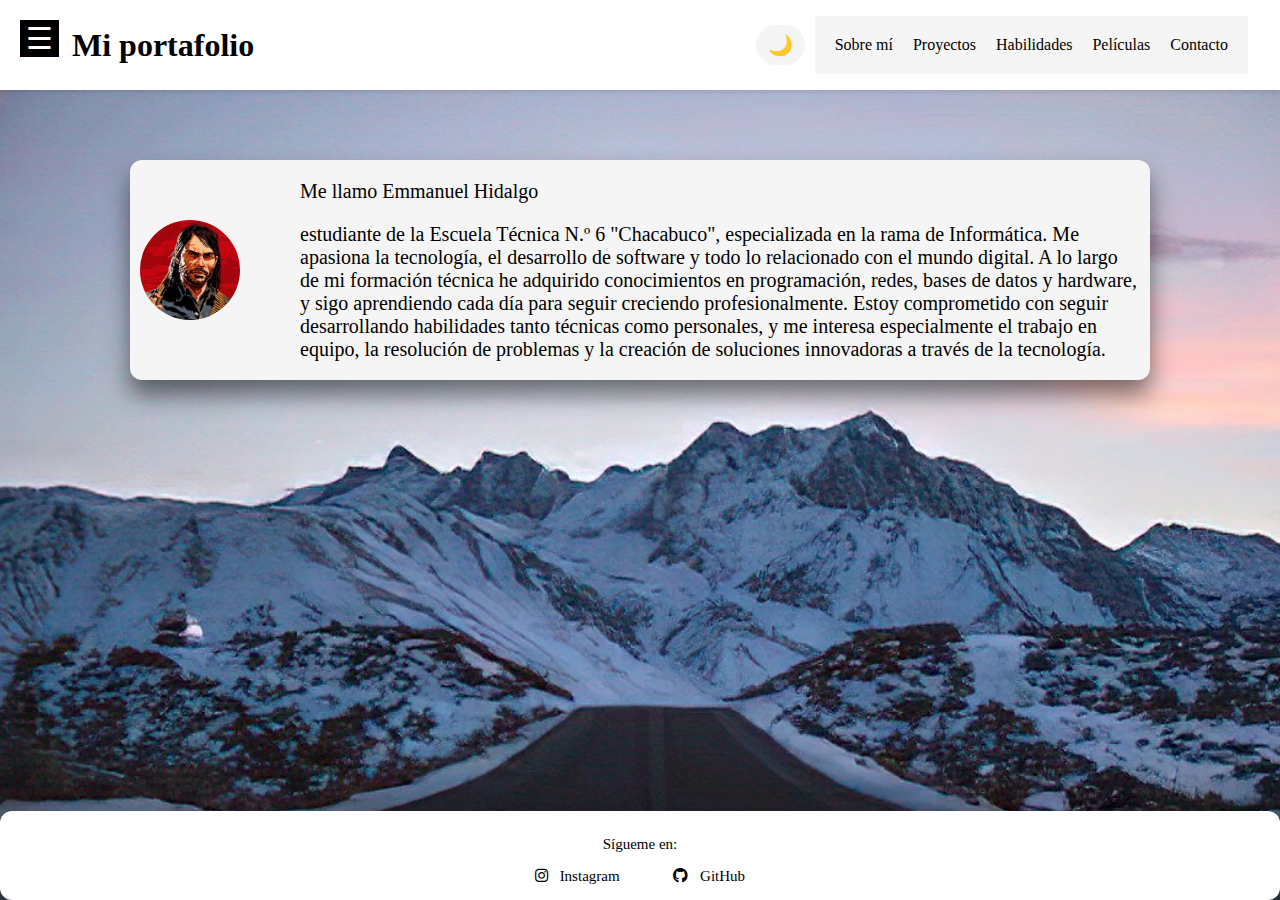
<file: index.html>
<!DOCTYPE html>
<html lang="es">
<head>
  <meta charset="UTF-8">
  <meta name="viewport" content="width=device-width, initial-scale=1.0">
  <link rel="stylesheet" href="https://cdnjs.cloudflare.com/ajax/libs/font-awesome/6.5.0/css/all.min.css">
  <link rel="stylesheet" href="style/style.css">
  <title>Sobre mí</title>
</head>
<body>
  
  <!-- Barra lateral -->
  <aside class="sidebar">
    <img src="images/john.jpg" alt="logo" class="imagen-circular">
    <h3>Hidalgo Emmanuel Leandro</h3>
    <p><strong>Carrera:</strong> Técnico</p>
    <p><strong>Antigüedad:</strong> 1 año</p>
    <p><strong>Edad:</strong> 18 años</p>
    <p><strong>Inglés:</strong> Intermedio bajo</p>
  </aside>

  <header>
    <div class="texto">
      <h1>Mi portafolio</h1>
    </div>
    <button id="modo-toggle" class="modo-toggle">🌙</button>
      <nav>
    <div class="menu-rectangulo">
      <ul class="menu-botones">
          <li><a href="index.html" class="glitch-button">Sobre mí</a></li>
          <li><a href="html/proyectos.html" class="glitch-button">Proyectos</a></li>
          <li><a href="html/Habilidades.html" class="glitch-button">Habilidades</a></li>
          <li><a href="html/Peliculas.html" class="glitch-button">Películas</a></li>
          <li><a href="html/Contacto.html" class="glitch-button">Contacto</a></li>
      </ul>

    </div>
  </nav>
  </header>

  <!-- Botón para mostrar el menú lateral -->
  <button class="menu-toggle" onclick="toggleMenu()">☰</button>

  <!-- Menú de navegación -->



  <!-- Contenido principal --> 
  <div class="container">
    <div class="yo-contenedor">
      <img src="images/john.jpg" alt="Mi foto">    
        <ul>
          <p>Me llamo Emmanuel Hidalgo</p>
          <p>estudiante de la Escuela Técnica N.º 6 "Chacabuco", especializada en la rama de Informática. Me apasiona la tecnología, el desarrollo de software y todo lo relacionado con el mundo digital. A lo largo de mi formación técnica he adquirido conocimientos en programación, redes, bases de datos y hardware, y sigo aprendiendo cada día para seguir creciendo profesionalmente. Estoy comprometido con seguir desarrollando habilidades tanto técnicas como personales, y me interesa especialmente el trabajo en equipo, la resolución de problemas y la creación de soluciones innovadoras a través de la tecnología.</p>
        </ul>
     </div>
  </div>

<script>
  const toggleButton = document.getElementById('modo-toggle');
  const body = document.body;

  // Al cargar la página, aplicá el modo guardado
  if (localStorage.getItem('modo') === 'oscuro') {
    body.classList.add('dark-mode');
    if (toggleButton) toggleButton.textContent = '☀️';
  }

  // Cambiar modo al hacer clic
  if (toggleButton) {
    toggleButton.addEventListener('click', () => {
      body.classList.toggle('dark-mode');

      const modoActual = body.classList.contains('dark-mode') ? 'oscuro' : 'claro';
      localStorage.setItem('modo', modoActual);

      toggleButton.textContent = modoActual === 'oscuro' ? '☀️' : '🌙';
    });
  }
</script>

</body>
<footer class="footer">
  <p>Sígueme en:</p>
  <a href="https://www.instagram.com/leomessi/"que target="_blank">
    <i class="fab fa-instagram"></i> Instagram
  </a>
  <a href="https://github.com/tu_usuario" target="_blank">
    <i class="fab fa-github"></i> GitHub
  </a>
</footer>

  <!-- Script para mostrar/ocultar la barra lateral -->
  <script>
    function toggleMenu() {
      const sidebar = document.querySelector('.sidebar');
      sidebar.classList.toggle('show');
    }
  </script>

</html>
</file>
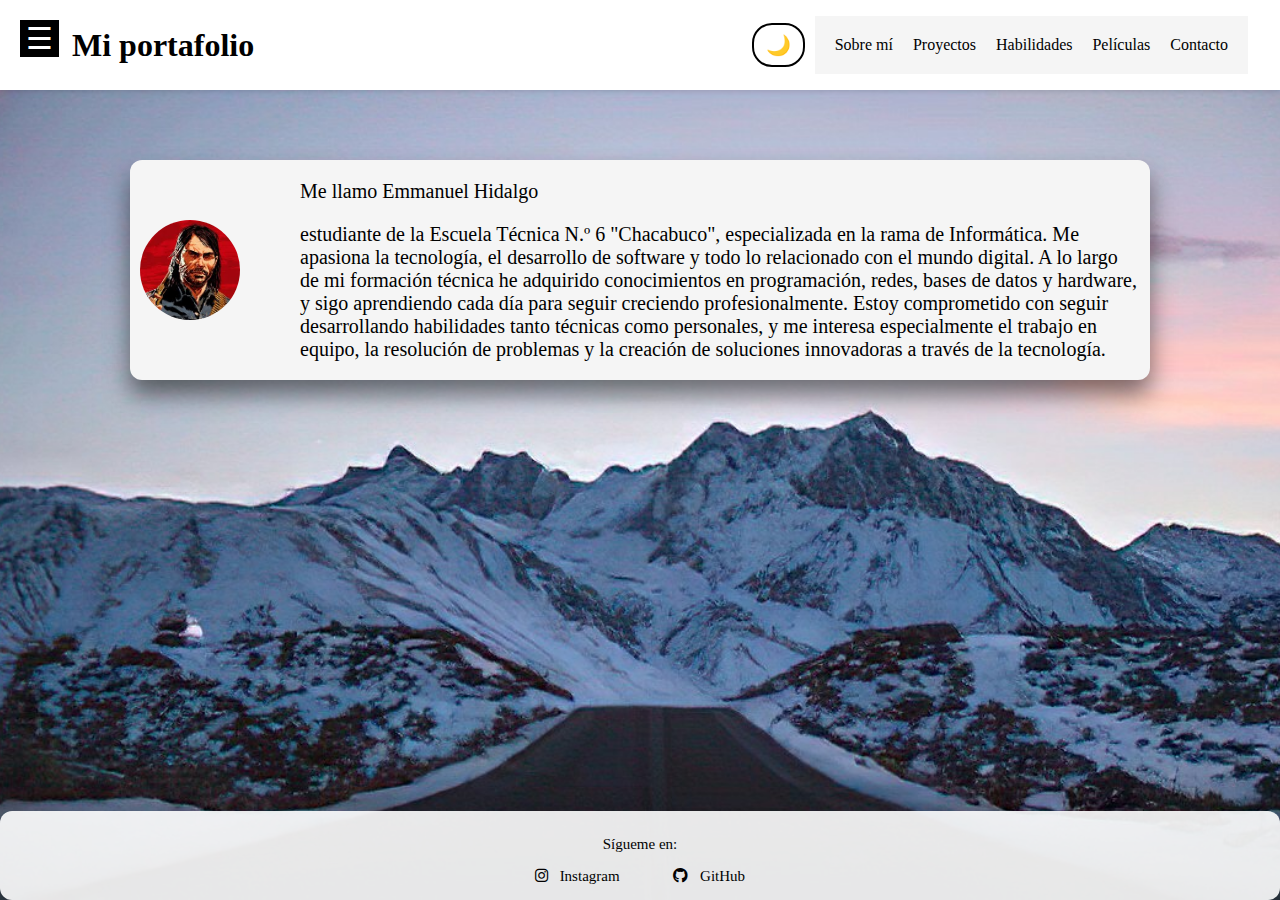
<file: html/html/index.html>
<!DOCTYPE html>
<html lang="es">
<head>
  <meta charset="UTF-8">
  <meta name="viewport" content="width=device-width, initial-scale=1.0">
  <link rel="stylesheet" href="https://cdnjs.cloudflare.com/ajax/libs/font-awesome/6.5.0/css/all.min.css">
  <link rel="stylesheet" href="style.css">
  <title>Sobre mí</title>
</head>
<body>
  <header>
    <div class="texto">
      <h1>Mi portafolio</h1>
    </div>
    <button id="modo-toggle" class="modo-toggle">🌙</button>
      <nav>
    <div class="menu-rectangulo">
      <ul class="menu-botones">
        <li><a href="index.html" class="glitch-button" data-text="Sobre mí">Sobre mí</a></li>
        <li><a href="Proyectos.html" class="glitch-button" data-text="Proyectos">Proyectos</a></li>
        <li><a href="Habilidades.html" class="glitch-button" data-text="Habilidades">Habilidades</a></li>
        <li><a href="Peliculas.html" class="glitch-button" data-text="Películas">Películas</a></li>
        <li><a href="Contacto.html" class="glitch-button" data-text="Contacto">Contacto</a></li>
      </ul>
    </div>
  </nav>
  </header>

  <!-- Botón para mostrar el menú lateral -->
  <button class="menu-toggle" onclick="toggleMenu()">☰</button>

  <!-- Menú de navegación -->


  <!-- Barra lateral -->
  <aside class="sidebar">
    <img src="john.jpg" alt="logo" class="imagen-circular">
    <h3>Hidalgo Emmanuel Leandro</h3>
    <p><strong>Carrera:</strong> Técnico</p>
    <p><strong>Antigüedad:</strong> 1 año</p>
    <p><strong>Edad:</strong> 18 años</p>
    <p><strong>Inglés:</strong> Intermedio bajo</p>
  </aside>

  <!-- Contenido principal -->
  <div class="container">
    <div class="yo-contenedor">
      <img src="john.jpg" alt="Mi foto">    
        <ul>
          <p>Me llamo Emmanuel Hidalgo</p>
          <p>estudiante de la Escuela Técnica N.º 6 "Chacabuco", especializada en la rama de Informática. Me apasiona la tecnología, el desarrollo de software y todo lo relacionado con el mundo digital. A lo largo de mi formación técnica he adquirido conocimientos en programación, redes, bases de datos y hardware, y sigo aprendiendo cada día para seguir creciendo profesionalmente. Estoy comprometido con seguir desarrollando habilidades tanto técnicas como personales, y me interesa especialmente el trabajo en equipo, la resolución de problemas y la creación de soluciones innovadoras a través de la tecnología.</p>
        </ul>
     </div>
  </div>
  <script>
    const toggleButton = document.getElementById('modo-toggle');
    const body = document.body;

    toggleButton.addEventListener('click', () => {
      body.classList.toggle('dark-mode');

      // Cambiar el ícono del botón
      if (body.classList.contains('dark-mode')) {
        toggleButton.textContent = '☀️'; // Icono sol
      } else {
        toggleButton.textContent = '🌙'; // Icono luna
      }
    });
  </script>

</body>
  <footer class="footer">
    <p>Sígueme en:</p>
    <a href="https://www.instagram.com/leomessi/"que target="_blank">
      <i class="fab fa-instagram"></i> Instagram
    </a>
    <a href="https://github.com/tu_usuario" target="_blank">
      <i class="fab fa-github"></i> GitHub
    </a>
  </footer>

  <!-- Script para mostrar/ocultar la barra lateral -->
  <script>
    function toggleMenu() {
      const sidebar = document.querySelector('.sidebar');
      sidebar.classList.toggle('show');
    }
  </script>

</html>
</file>
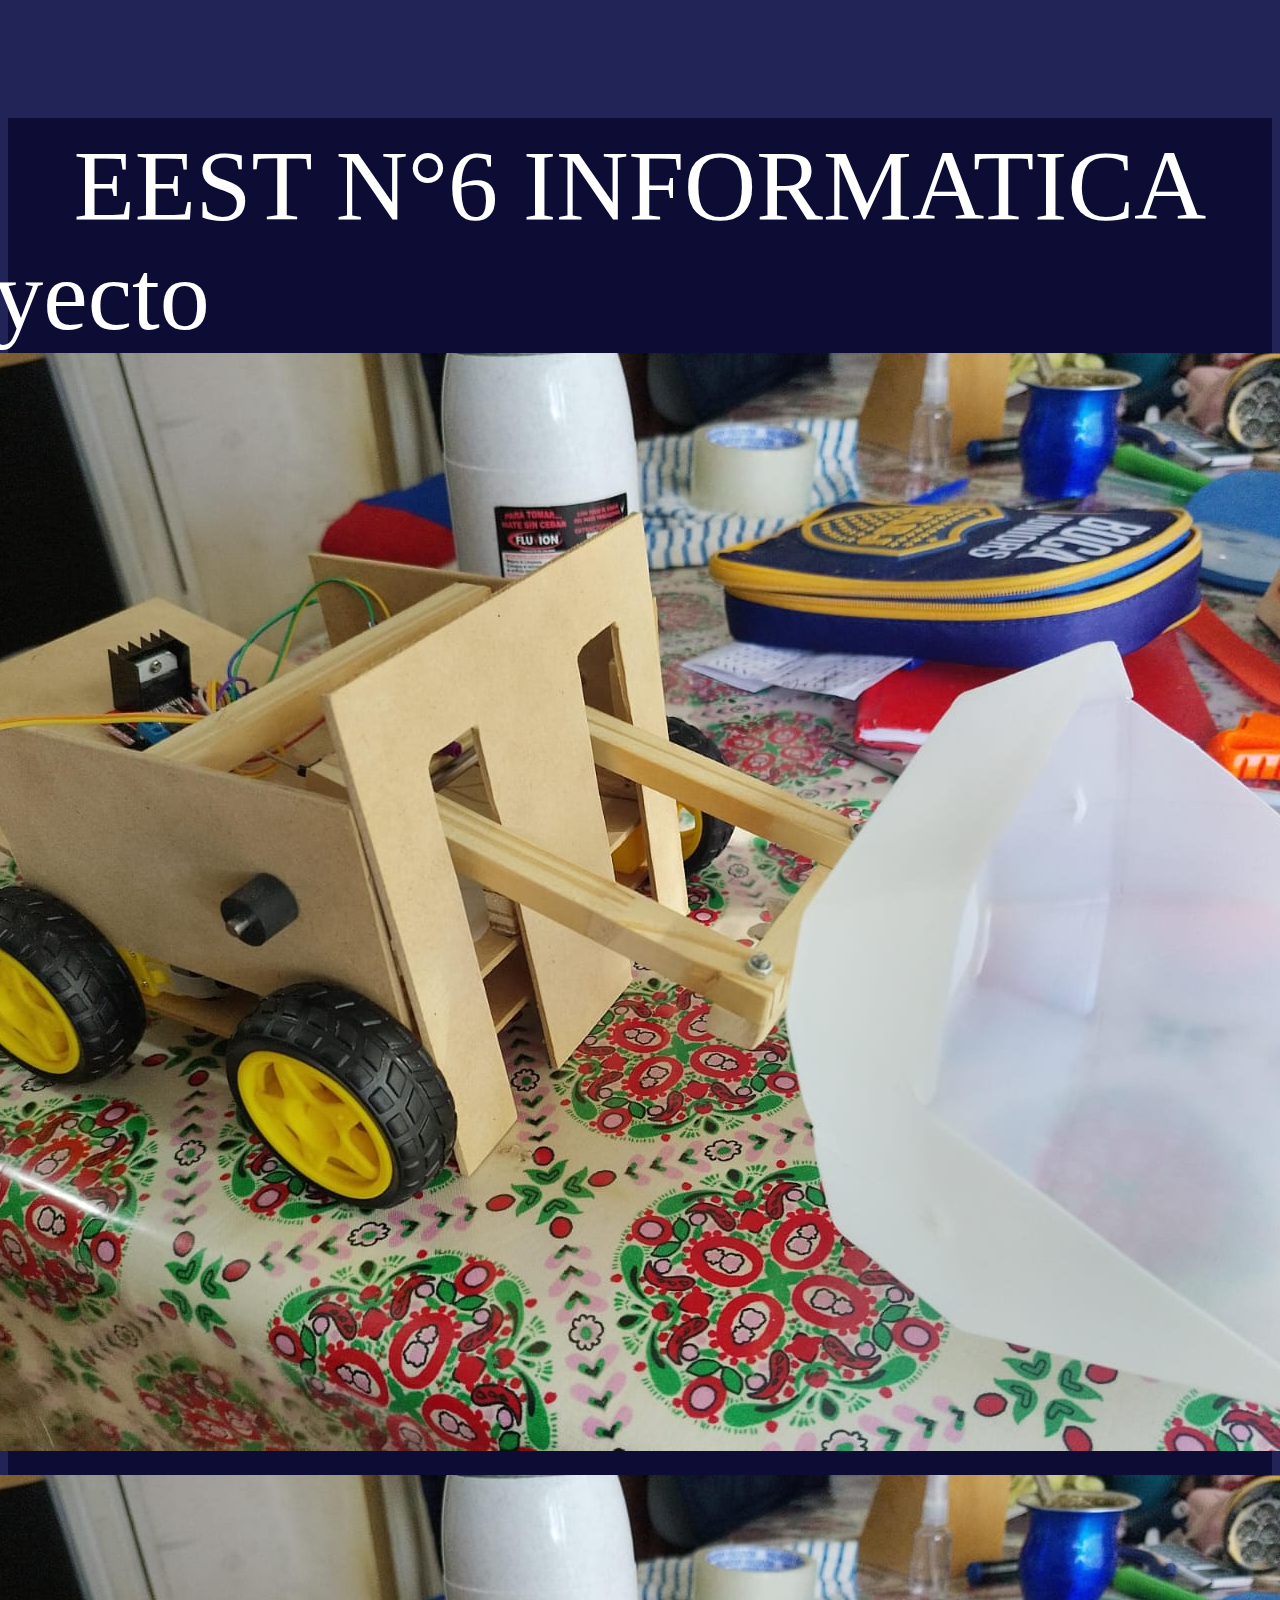
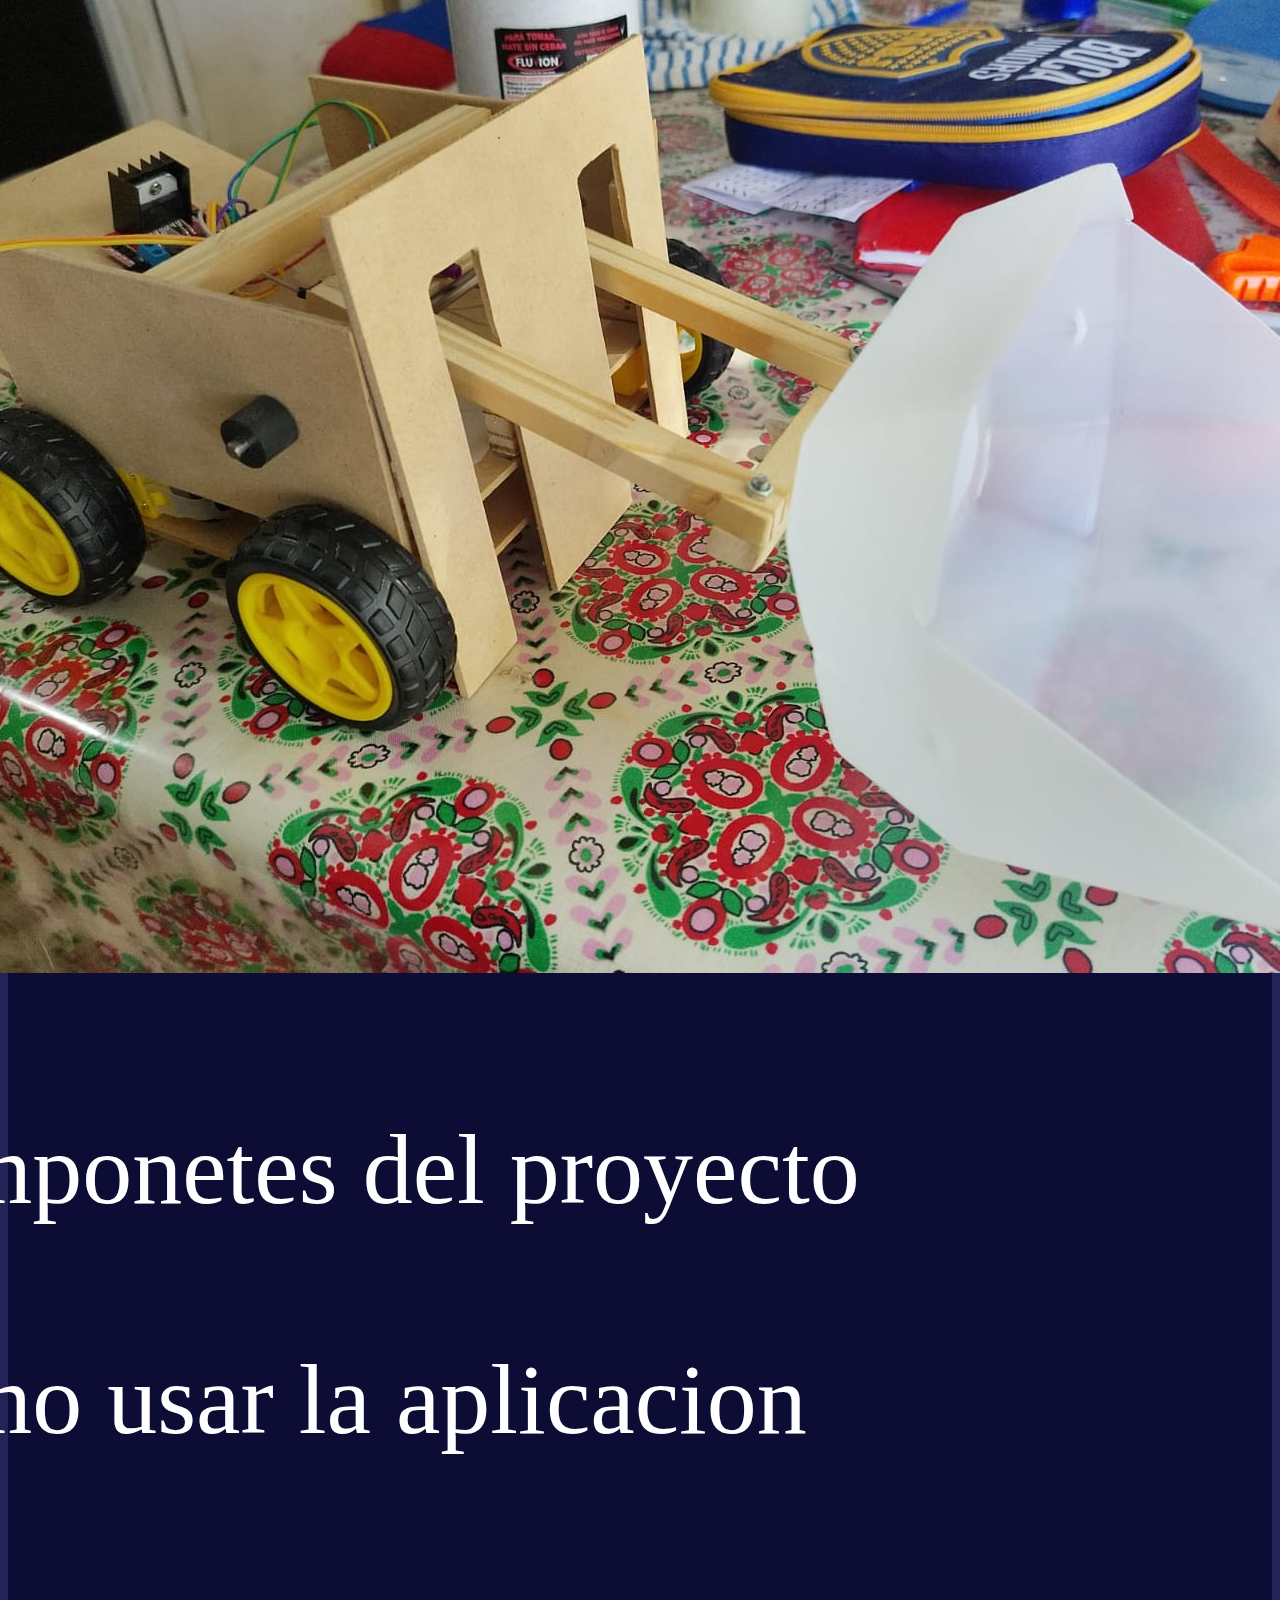
<file: html/proyercto/html/index.html>
<!DOCTYPE html>
<html lang="es">
<head>
    <meta charset="UTF-8">
    <meta name="viewport" content="width=, initial-scale=1.0">
    <link rel="stylesheet" href="style.css">
</head>
<body>
    <div class="titulo">
        <p>EEST N°6 INFORMATICA</p>
    </div>


        
        <div class="contenedor">
            <div class="contenido-barra">
                <nav>
                    <ul class="menu">
                    <li>proyecto<br class="imagenes1">
                    
                    <li><img src="pro1.jpg" class="imagen"></li>
                    <li><img src="pro1.jpg" class="imagen"></li>

                    </br></li>
                    <li>componetes del proyecto<br></br></li>
                    <li>como usar la aplicacion<br></br></li>
            </div>  
        </div>    

</body>
</html>
</file>
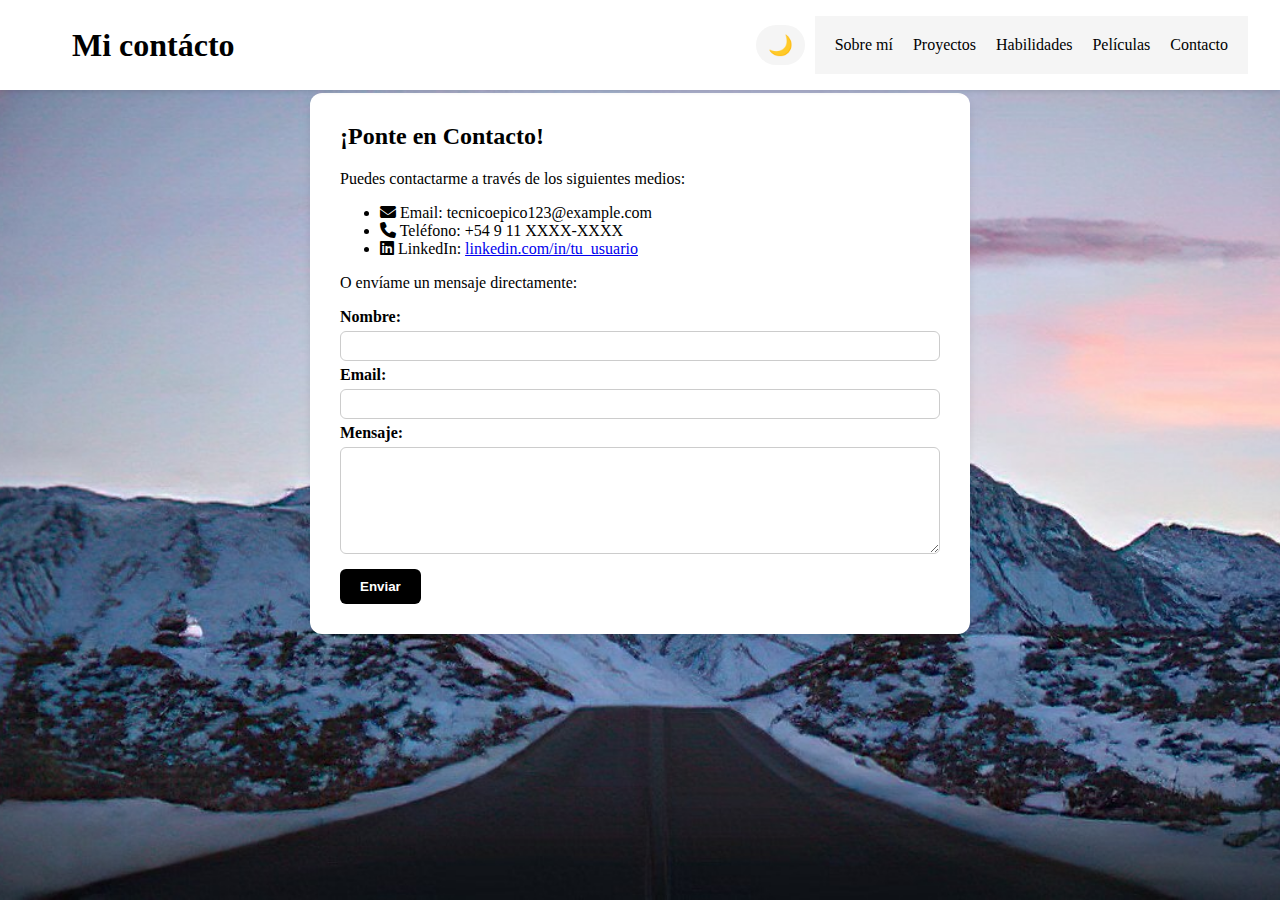
<file: html/contacto.html>
<!DOCTYPE html>
<html lang="es">
<head>
  <meta charset="UTF-8">
  <meta name="viewport" content="width=device-width, initial-scale=1.0">
  <link rel="stylesheet" href="https://cdnjs.cloudflare.com/ajax/libs/font-awesome/6.5.0/css/all.min.css">
  <link rel="stylesheet" href="../style/stylecon.css">
  <title>Contacto</title>
</head>
<body>
  <header>
    <div class="texto">
      <h1>Mi contácto</h1>
    </div>
    <button id="modo-toggle" class="modo-toggle">🌙</button>
    <nav>
      <div class="menu-rectangulo">
      <ul class="menu-botones">
          <li><a href="../index.html" class="glitch-button">Sobre mí</a></li>
          <li><a href="Proyectos.html" class="glitch-button">Proyectos</a></li>
          <li><a href="Habilidades.html" class="glitch-button">Habilidades</a></li>
          <li><a href="Peliculas.html" class="glitch-button">Películas</a></li>
          <li><a href="Contacto.html" class="glitch-button">Contacto</a></li>
      </ul>

      </div>
    </nav>
  </header>

  <div class="container">
    <div class="yo-contenedor">
      <h2>¡Ponte en Contacto!</h2>
      <p>Puedes contactarme a través de los siguientes medios:</p>
      <ul>
        <li><i class="fas fa-envelope"></i> Email: tecnicoepico123@example.com</li>
        <li><i class="fas fa-phone"></i> Teléfono: +54 9 11 XXXX-XXXX</li>
        <li><i class="fab fa-linkedin"></i> LinkedIn: <a href="https://www.linkedin.com/in/tu_usuario" target="_blank">linkedin.com/in/tu_usuario</a></li>
      </ul>
      <p>O envíame un mensaje directamente:</p>
      <form action="#" method="POST">
        <div class="form-group">
          <label for="nombre">Nombre:</label>
          <input type="text" id="nombre" name="nombre" required>
        </div>
        <div class="form-group">
          <label for="email">Email:</label>
          <input type="email" id="email" name="email" required>
        </div>
        <div class="form-group">
          <label for="mensaje">Mensaje:</label>
          <textarea id="mensaje" name="mensaje" rows="5" required></textarea>
        </div>
        <button type="submit" class="glitch-button" data-text="Enviar">Enviar</button>
      </form>
    </div>
  </div>
<script>
  const toggleButton = document.getElementById('modo-toggle');
  const body = document.body;

  // Al cargar la página, aplicá el modo guardado
  if (localStorage.getItem('modo') === 'oscuro') {
    body.classList.add('dark-mode');
    if (toggleButton) toggleButton.textContent = '☀️';
  }

  // Cambiar modo al hacer clic
  if (toggleButton) {
    toggleButton.addEventListener('click', () => {
      body.classList.toggle('dark-mode');

      const modoActual = body.classList.contains('dark-mode') ? 'oscuro' : 'claro';
      localStorage.setItem('modo', modoActual);

      toggleButton.textContent = modoActual === 'oscuro' ? '☀️' : '🌙';
    });
  }
</script>

</body>
</html>
</file>
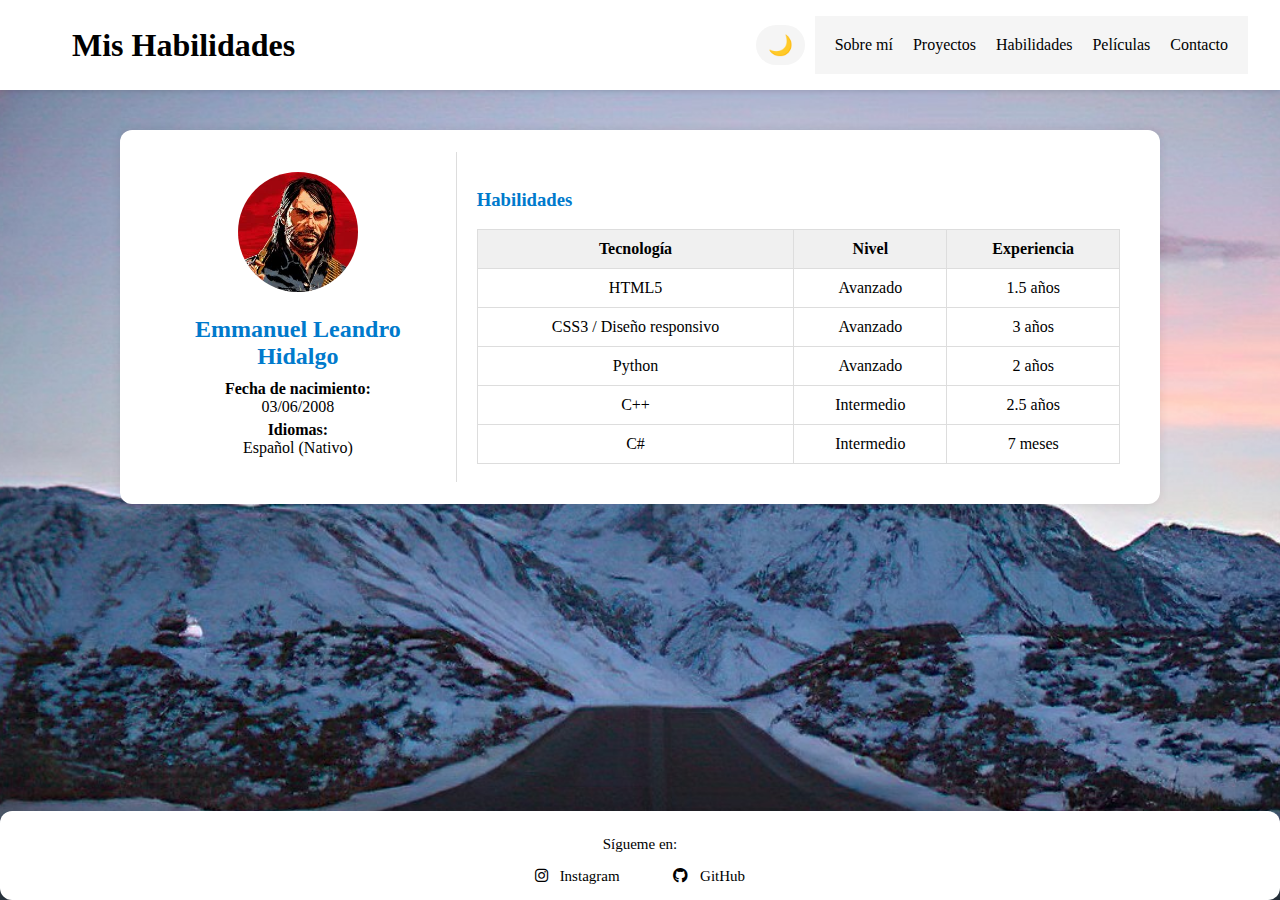
<file: html/habilidades.html>
<!DOCTYPE html>
<html lang="es">
<head>
  <meta charset="UTF-8" />
  <meta name="viewport" content="width=device-width, initial-scale=1.0" />
  <title>Mi Portafolio Personal</title>
  <link rel="stylesheet" href="../style/stylehabi.css">

  <link rel="stylesheet" href="https://cdnjs.cloudflare.com/ajax/libs/font-awesome/6.5.0/css/all.min.css">
</head>

<body>
  <header>
    <div class="texto">
      <h1>Mis Habilidades</h1>
    </div>
    <button id="modo-toggle" class="modo-toggle">🌙</button>
    <nav>
      <div class="menu-rectangulo">
        <ul class="menu-botones">
        <li><a href="../index.html" class="glitch-button" data-text="Sobre mí">Sobre mí</a></li>
        <li><a href="Proyectos.html" class="glitch-button" data-text="Proyectos">Proyectos</a></li>
        <li><a href="Habilidades.html" class="glitch-button" data-text="Habilidades">Habilidades</a></li>
        <li><a href="Peliculas.html" class="glitch-button" data-text="Películas">Películas</a></li>
        <li><a href="Contacto.html" class="glitch-button" data-text="Contacto">Contacto</a></li>
     </ul>
      </div>
    </nav>
  </header>

  <main>
    <div class="container">
      <div class="perfil">
        <img src="john.jpg" alt="Foto de perfil" />
        <h2>Emmanuel Leandro Hidalgo</h2>
        <p><strong>Fecha de nacimiento:</strong><br>03/06/2008</p>
        <p><strong>Idiomas:</strong><br>Español (Nativo)</p>
      </div>

      <div class="habilidades">
        <h3>Habilidades</h3>
        <table>
          <tr>
            <th>Tecnología</th>
            <th>Nivel</th>
            <th>Experiencia</th>
          </tr>
          <tr>
            <td>HTML5</td>
            <td>Avanzado</td>
            <td>1.5 años</td>
          </tr>
          <tr>
            <td>CSS3 / Diseño responsivo</td>
            <td>Avanzado</td>
            <td>3 años</td>
          </tr>
          <tr>
            <td>Python</td>
            <td>Avanzado</td>
            <td>2 años</td>
          </tr>
          <tr>
            <td>C++</td>
            <td>Intermedio</td>
            <td>2.5 años</td>
          </tr>
          <tr>
            <td>C#</td>
            <td>Intermedio</td>
            <td>7 meses</td>
          </tr>
        </table>
      </div>
    </div>
  </main>

<script>
  const toggleButton = document.getElementById('modo-toggle');
  const body = document.body;

  // Al cargar la página, aplicá el modo guardado
  if (localStorage.getItem('modo') === 'oscuro') {
    body.classList.add('dark-mode');
    if (toggleButton) toggleButton.textContent = '☀️';
  }

  // Cambiar modo al hacer clic
  if (toggleButton) {
    toggleButton.addEventListener('click', () => {
      body.classList.toggle('dark-mode');

      const modoActual = body.classList.contains('dark-mode') ? 'oscuro' : 'claro';
      localStorage.setItem('modo', modoActual);

      toggleButton.textContent = modoActual === 'oscuro' ? '☀️' : '🌙';
    });
  }
</script>


  <footer class="footer">
    <p>Sígueme en:</p>
    <a href="https://www.instagram.com/leomessi/" target="_blank">
      <i class="fab fa-instagram"></i> Instagram
    </a>
    <a href="https://github.com/tu_usuario" target="_blank">
      <i class="fab fa-github"></i> GitHub
    </a>
  </footer>
</body>
</html>
</file>
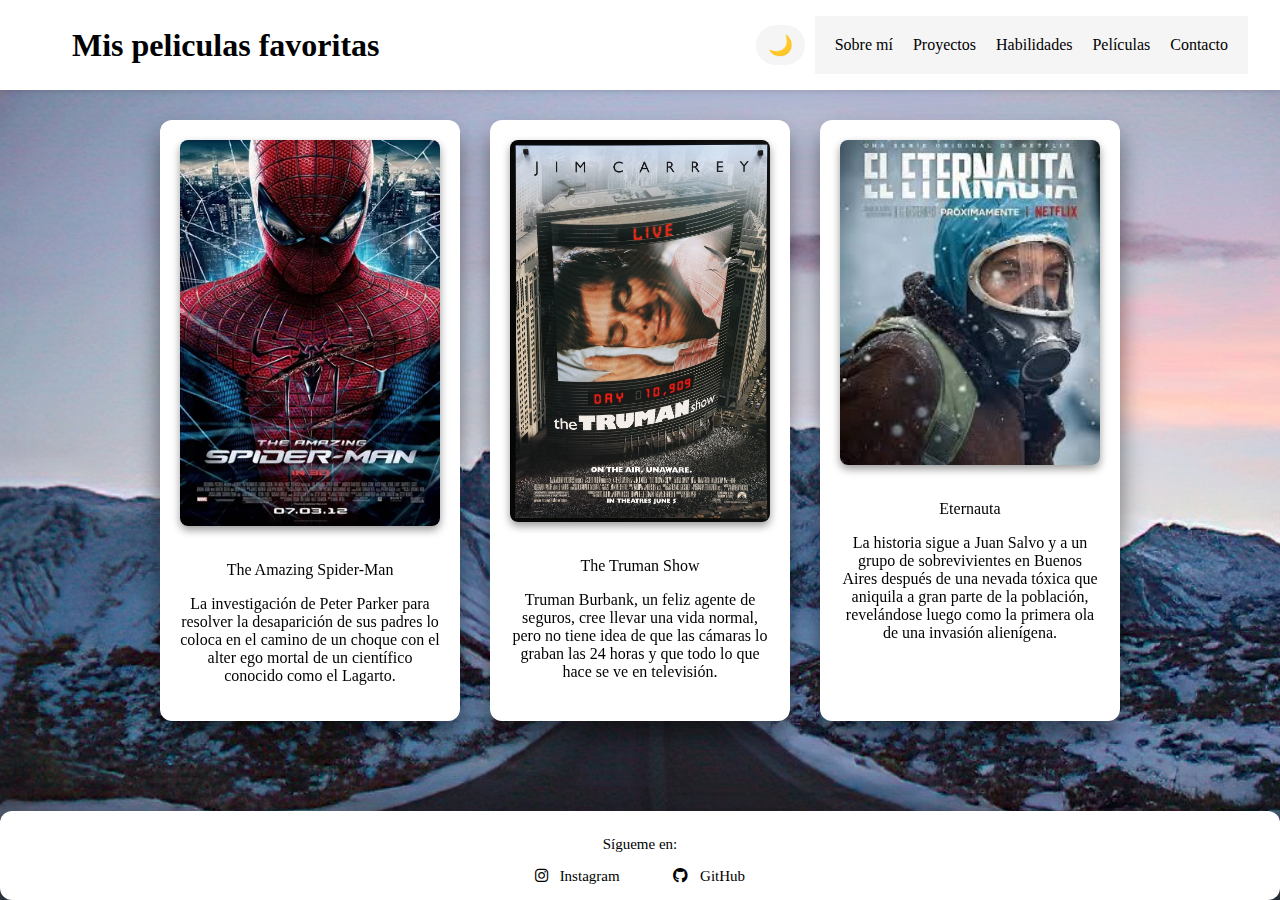
<file: html/peliculas.html>
<!DOCTYPE html>
<html lang="es">
<head>
    <meta charset="UTF-8">
    <meta name="viewport" content="width=device-width, initial-scale=1.0">
    <link rel="stylesheet" href="https://cdnjs.cloudflare.com/ajax/libs/font-awesome/6.5.0/css/all.min.css">
    <link rel="stylesheet" href="../style/stylepeli.css">
    <title> mis peliculas favoritas </title>
</head>
<body>    
  <header>
    <div class="texto">
      <h1>Mis peliculas favoritas</h1>
    </div>
      <button id="modo-toggle" class="modo-toggle">🌙</button>    
      <nav>
    <div class="menu-rectangulo">
      <ul class="menu-botones">
          <li><a href="../index.html" class="glitch-button">Sobre mí</a></li>
          <li><a href="Proyectos.html" class="glitch-button">Proyectos</a></li>
          <li><a href="Habilidades.html" class="glitch-button">Habilidades</a></li>
          <li><a href="Peliculas.html" class="glitch-button">Películas</a></li>
          <li><a href="Contacto.html" class="glitch-button">Contacto</a></li>
      </ul>

    </div>
  </nav>
  </header>
        <section id="Peliculas">
            <div class="card-container">
                <div class="pelicula-card">
                    <img src="../images/1.jpg" alt="Película 1">
                    <p>The Amazing Spider-Man</p>
                    <p>La investigación de Peter Parker para resolver la desaparición de sus padres lo coloca en el camino de un choque con el alter ego mortal de un científico conocido como el Lagarto.</p>
                </div>
                <div class="pelicula-card">
                    <img src="../images/2.jpg" alt="Película 2">
                    <p>The Truman Show</p>
                    <p>Truman Burbank, un feliz agente de seguros, cree llevar una vida normal, pero no tiene idea de que las cámaras lo graban las 24 horas y que todo lo que hace se ve en televisión.</p></div>
                <div class="pelicula-card">
                    <img src="../images/3.jpg" alt="Película 3">
                    <p>Eternauta</p>
                    <p>La historia sigue a Juan Salvo y a un grupo de sobrevivientes en Buenos Aires después de una nevada tóxica que aniquila a gran parte de la población, revelándose luego como la primera ola de una invasión alienígena.</p>
                </div>
            </div>
        </section>
    </div>
    
    <aside class="sidebar">
    <img src="john.jpg" alt="logo" class="imagen-circular">
    <h3>Hidalgo Emmanuel Leandro</h3>
    <p><strong>Carrera:</strong> Técnico</p>
    <p><strong>Antigüedad:</strong> 1 año</p>
    <p><strong>Edad:</strong> 18 años</p>
    <p><strong>Inglés:</strong> Intermedio bajo</p>
  </aside>



<footer class="footer">
  <p>Sígueme en:</p>
  <a href="https://www.instagram.com/leomessi/"que target="_blank">
    <i class="fab fa-instagram"></i> Instagram
  </a>
  <a href="https://github.com/tu_usuario" target="_blank">
    <i class="fab fa-github"></i> GitHub
  </a>
</footer>

  <!-- Script para mostrar/ocultar la barra lateral -->
   <script>
    function toggleMenu() {
      const sidebar = document.querySelector('.sidebar');
      sidebar.classList.toggle('show');
    }
  </script>

<script>
  const toggleButton = document.getElementById('modo-toggle');
  const body = document.body;

  // Al cargar la página, aplicá el modo guardado
  if (localStorage.getItem('modo') === 'oscuro') {
    body.classList.add('dark-mode');
    if (toggleButton) toggleButton.textContent = '☀️';
  }

  // Cambiar modo al hacer clic
  if (toggleButton) {
    toggleButton.addEventListener('click', () => {
      body.classList.toggle('dark-mode');

      const modoActual = body.classList.contains('dark-mode') ? 'oscuro' : 'claro';
      localStorage.setItem('modo', modoActual);

      toggleButton.textContent = modoActual === 'oscuro' ? '☀️' : '🌙';
    });
  }
</script>

</body>
</html>
</file>
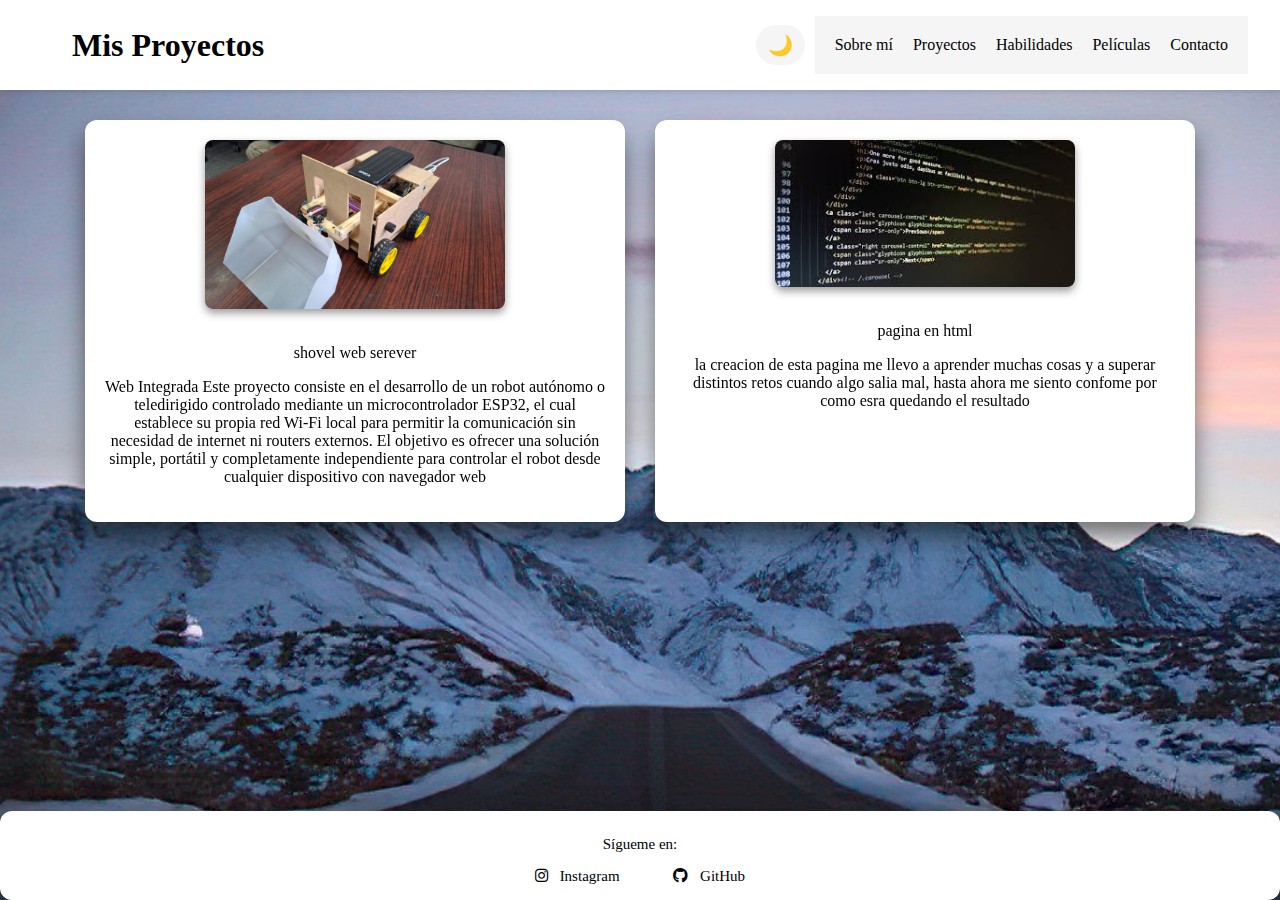
<file: html/proyectos.html>
<!DOCTYPE html>
<html lang="es">
<head>
  <meta name="viewport" content="width=device-width, initial-scale=1.0">
  <meta charset="UTF-8">
  <link rel="stylesheet" href="https://cdnjs.cloudflare.com/ajax/libs/font-awesome/6.5.0/css/all.min.css">
  <link rel="stylesheet" href="../style/stylepro.css">

  <title>proyectos</title>
</head>
<body>

  <header>
    <div class="texto">
      <h1>Mis Proyectos</h1>
    </div>
    <button id="modo-toggle" class="modo-toggle">🌙</button>
    <nav>
      <div class="menu-rectangulo">
        <ul class="menu-botones">
        <li><a href="../index.html" class="glitch-button" data-text="Sobre mí">Sobre mí</a></li>
        <li><a href="Proyectos.html" class="glitch-button" data-text="Proyectos">Proyectos</a></li>
        <li><a href="Habilidades.html" class="glitch-button" data-text="Habilidades">Habilidades</a></li>
        <li><a href="Peliculas.html" class="glitch-button" data-text="Películas">Películas</a></li>
        <li><a href="Contacto.html" class="glitch-button" data-text="Contacto">Contacto</a></li>
     </ul>
      </div>
    </nav>
  </header>


    
    <div class="color">
        <div class="card-container">
            <div class="pelicula-card">
                <img src="../images/robot.jpg" alt="proyecto 1">
                <p>shovel web serever</p>
                <p>Web Integrada
Este proyecto consiste en el desarrollo de un robot autónomo o teledirigido controlado mediante un microcontrolador ESP32, el cual establece su propia red Wi-Fi local para permitir la comunicación sin necesidad de internet ni routers externos. El objetivo es ofrecer una solución simple, portátil y completamente independiente para controlar el robot desde cualquier dispositivo con navegador web</p></div>
            <div class="pelicula-card">
                    <img src="../images/html.jpg" alt="proyecto 2">
                    <p>pagina en html</p>
                    <p>la creacion de esta pagina me llevo a aprender muchas cosas y a superar distintos retos cuando algo salia mal, hasta ahora me siento confome por como esra quedando el resultado</p></div>
        </div>
    </div>

    

    
<script>
  const toggleButton = document.getElementById('modo-toggle');
  const body = document.body;

  // Al cargar la página, aplicá el modo guardado
  if (localStorage.getItem('modo') === 'oscuro') {
    body.classList.add('dark-mode');
    if (toggleButton) toggleButton.textContent = '☀️';
  }

  // Cambiar modo al hacer clic
  if (toggleButton) {
    toggleButton.addEventListener('click', () => {
      body.classList.toggle('dark-mode');

      const modoActual = body.classList.contains('dark-mode') ? 'oscuro' : 'claro';
      localStorage.setItem('modo', modoActual);

      toggleButton.textContent = modoActual === 'oscuro' ? '☀️' : '🌙';
    });
  }
</script>

    <footer class="footer">
    <p>Sígueme en:</p>
    <a href="https://www.instagram.com/leomessi/"que target="_blank">
      <i class="fab fa-instagram"></i> Instagram
    </a>
    <a href="https://github.com/tu_usuario" target="_blank">
      <i class="fab fa-github"></i> GitHub
    </a>
  </footer>
  
</body>
</html>
</file>
<file: style/style.css>
/* Estilo general del body */
body {

  display: flex; /*  Para mejor manejo de los elementos dentro */
  flex-direction: column; /*  Para que el contenido se apile verticalmente */
  margin: 0;
  min-height: 100vh;
  background-image: url('../images/mont.jpg');
  background-size: cover;
  background-position: center;
  background-repeat: no-repeat;
  position: relative;
}
.texto{
  position: relative;
  left: 40px;
}

/* Sidebar */

.sidebar {
  position: fixed;
  top: 0;
  left: 0;
  width: 10%;
  max-height: 1000px;
  background-color: white;
  color: black;
  overflow: hidden;
  padding: 100px;

  z-index: 999;
  transform: translateY(-100%);
  transition: transform 0.3s ease-in-out;
  text-align: center;
}

.sidebar.show {
  transform: translateY(0);
}


.sidebar img {
  width: 120px;
  height: 120px;
  border-radius: 50%;
  object-fit: cover;
  border: 2px solid black;
  margin-bottom: 10px;
}


/* Botón menú hamburguesa */
.menu-toggle {
  position: fixed;
  top: 20px;
  left: 20px;
  font-size: 30px;
  background-color: black;
  color: white;
  border: none;
  cursor: pointer;
  z-index: 1000;
}
.menu-toggle:hover {
  background-color: rgba(0, 0, 0, 0.3);
}

/* Menú superior */
.menu-rectangulo {

  display: flex;
  justify-content: center;
  background-color: whitesmoke;
}
.menu-botones {
  list-style: none;
  margin: 0;
  padding: 20px;
  display: flex;
  flex-wrap: wrap;
  gap: 20px;
  justify-content: center;
}

header {
  position: sticky;
  top: 0;
  z-index: 1000;
  background-color: #ffffff;
  padding: 1rem 2rem;
  display: flex;
  justify-content: space-between;
  align-items: center;
  box-shadow: 0 2px 4px rgba(0, 0, 0, 0.1);
}

header h1{

  margin: 0;
  font-size: 2rem;
}



/* Botón para cambiar de modo */
.modo-toggle {
  font-size: 20px;
  background-color: whitesmoke;
  color: black;
  border: 0px;
  border-radius: 20px;
  padding: 8px 12px;
  cursor: pointer;
  transition: background-color 0.3s ease, color 0.3s ease;
}

.modo-toggle:hover {
  background-color: black;
  color: black;
}
/* Modo oscuro */
header .modo-toggle {
  margin-left: auto;
  margin-right: 10px;
}

/* Hover */
.modo-toggle:hover {
  background-color: black;
  color: white;
}

/* Modo oscuro ajustes adicionales */
body.dark-mode header {
  background-color: #1e1e1e;
  color: white;
}

body.dark-mode .modo-toggle {
  cursor: pointer;
  transition: color 0.3s ease, background-color 0.3s ease;
}

body.dark-mode .footer {
  background-color: #1e1e1e;
  color: white;
}

body.dark-mode .footer a {
  color: white;
}

body.dark-mode .footer p {
  color: white;
}

body.dark-mode {
  background-color: #121212;
  background-image: url('../images/montNo.jpg'); /* opcional: quitar la imagen de fondo */
  color: white;
  transition: background-color 0.5s ease, color 0.5s ease;
}

body.dark-mode .yo-contenedor {
  background-color: #1e1e1e;
  color: white;
}

body.dark-mode .footer {
  background-color: #1e1e1e;
  color: white;
}

body.dark-mode .menu-rectangulo {
  background-color: #222;
}

body.dark-mode nav a {
  color: white;
}

body.dark-mode nav a:hover {
  color: orange;
}

body.dark-mode .sidebar {
  background-color: #1e1e1e;
  color: white;
}

nav ul{
  list-style: none;
  padding: 0;
  margin: 0;
  display: flex;
  gap: 1.5rem;
}

nav li{
  position: relative;
  transition: transform 0.3s ease, color 0.3s ease;
}

nav li:hover{
  transform: translateY(-3px);
}

nav a{
  text-decoration: none;
  color: black;
  font-weight: 500;
  transition: color 0.3s ease;
}

nav a:hover{
  color: orange;

}


/* Contenido principal */
.container {
  margin-top: 70px;
  display: flex;
  justify-content: center;
  gap: 30px;
  flex-wrap: wrap;

}
.yo-contenedor {
  background-color: transparent;
  width: 1000px;
  height: 200px;
  background-color: whitesmoke;
  font-size: 20px;
  color: black;
  padding: 10px;
  display: flex;
  align-items: center;
  border-radius: 12px;
  box-shadow: 0 15px 25px rgba(0, 0, 0, 0.5);
  gap: 20px; /* Espacio entre imagen y texto */
}

.yo-contenedor img {
  width: 100px;
  height: 100px;
  object-fit: cover;
  border-radius: 50%; /* Opcional: redondear imagen */
}

/* Footer */
.footer {
  margin-top: auto; /* Esto empuja el footer al final cuando se usa flex-direction: column */
  font-size: 15px;
  border-radius: 12px;  
  background-color: rgb(255, 255, 255);
  color: #000000;
  text-align: center;
  padding: 10px 0;
  width: 100%; /* Asegura que ocupe todo el ancho */
}

.footer p {
  margin-bottom: 10px; /* Espacio debajo del párrafo "Sígueme en:" */
}

.footer a {
  color: black;
  margin: 0 15px;
  text-decoration: none;
  padding: 5px 10px; /* Ajusta el padding para los enlaces */
  display: inline-block; /* Para que el padding y margin funcionen correctamente */
}

.footer a:hover {
  text-decoration: underline;
}

.footer a i {
  margin-right: 8px;
}


/* Responsivo */
@media screen and (max-width: 768px) {
  .nav-container {
    flex-direction: column;
    align-items: center;
  }
}
</file>
<file: html/html/style.css>
/* Estilo general del body */
body {

  display: flex; /*  Para mejor manejo de los elementos dentro */
  flex-direction: column; /*  Para que el contenido se apile verticalmente */
  margin: 0;
  min-height: 100vh;
  background-image: url('mont.jpg');
  background-size: cover;
  background-position: center;
  background-repeat: no-repeat;
  position: relative;
}

.texto{
  position: relative;
  left: 40px;
}

/* Sidebar */
.sidebar {
  position: fixed;
  top: 0;
  left: -250px;
  width: 250px;
  height: 100%;
  background-color:white;
  color: black;
  overflow-x: hidden;
  transition: 0.3s;
  padding-top: 60px;
  z-index: 999;
}
.sidebar.show {
  left: 0;
}
.sidebar a {
  padding: 8px 8px 8px 64px;
  text-decoration: none;
  font-size: 25px;
  color: white;
  display: block;
}
.imagen-circular {
  width: 150px;
  height: 150px;
  border-radius: 50%;
  object-fit: cover;
  border: 2px solid black;
}

/* Botón menú hamburguesa */
.menu-toggle {
  position: fixed;
  top: 20px;
  left: 20px;
  font-size: 30px;
  background-color: black;
  color: white;
  border: none;
  cursor: pointer;
  z-index: 1000;
}
.menu-toggle:hover {
  background-color: rgba(0, 0, 0, 0.3);
}

/* Menú superior */
.menu-rectangulo {

  display: flex;
  justify-content: center;
  background-color: whitesmoke;
}
.menu-botones {
  list-style: none;
  margin: 0;
  padding: 20px;
  display: flex;
  flex-wrap: wrap;
  gap: 20px;
  justify-content: center;
}

header {
    position: sticky;
    top: 0;
    z-index: 1000;
    background-color: #ffffff;
    padding: 1rem 2rem;
    display: flex;
    justify-content: space-between;
    align-items: center;
    box-shadow: 0 2px 4px rgba(0, 0, 0, 0.1);
}



header h1{

  margin: 0;
  font-size: 2rem;
}
/* Botón para cambiar de modo */
.modo-toggle {
  font-size: 20px;
  background-color: white;
  color: black;
  border: 2px solid black;
  border-radius: 20px;
  padding: 8px 12px;
  cursor: pointer;
  transition: background-color 0.3s ease, color 0.3s ease;
}

.modo-toggle:hover {
  background-color: black;
  color: white;
}
/* Modo oscuro */
header .modo-toggle {
  margin-left: auto;
  margin-right: 10px;
}

/* Hover */
.modo-toggle:hover {
  background-color: black;
  color: white;
}

/* Modo oscuro ajustes adicionales */
body.dark-mode header {
  background-color: #1e1e1e;
  color: white;
}

body.dark-mode .modo-toggle {
  background-color: black;
  color: white;
  border: 2px solid white;
}

body.dark-mode .footer {
  background-color: #1e1e1e;
  color: white;
}

body.dark-mode .footer a {
  color: white;
}

body.dark-mode .footer p {
  color: white;
}

body.dark-mode {
  background-color: #121212;
  background-image: url('montNo.jpg'); /* opcional: quitar la imagen de fondo */
  color: white;
  transition: background-color 0.5s ease, color 0.5s ease;
}

body.dark-mode .yo-contenedor {
  background-color: #1e1e1e;
  color: white;
}

body.dark-mode .footer {
  background-color: #1e1e1e;
  color: white;
}

body.dark-mode .menu-rectangulo {
  background-color: #222;
}

body.dark-mode nav a {
  color: white;
}

body.dark-mode nav a:hover {
  color: orange;
}

body.dark-mode .sidebar {
  background-color: #1e1e1e;
  color: white;
}

nav ul{
  list-style: none;
  padding: 0;
  margin: 0;
  display: flex;
  gap: 1.5rem;
}

nav li{
  position: relative;
  transition: transform 0.3s ease, color 0.3s ease;
}

nav li:hover{
  transform: translateY(-3px);
}

nav a{
  text-decoration: none;
  color: black;
  font-weight: 500;
  transition: color 0.3s ease;
}

nav a:hover{
  color: orange;

}


/* Contenido principal */
.container {
  margin-top: 70px;
  display: flex;
  justify-content: center;
  gap: 30px;
  flex-wrap: wrap;

}
.yo-contenedor {
  background-color: transparent;
  width: 1000px;
  height: 200px;
  background-color: whitesmoke;
  font-size: 20px;
  color: black;
  padding: 10px;
  display: flex;
  align-items: center;
  border-radius: 12px;
  box-shadow: 0 15px 25px rgba(0, 0, 0, 0.5);
  gap: 20px; /* Espacio entre imagen y texto */
}

.yo-contenedor img {
  width: 100px;
  height: 100px;
  object-fit: cover;
  border-radius: 50%; /* Opcional: redondear imagen */
}

/* Footer */
.footer {
  margin-top: auto; /* Esto empuja el footer al final cuando se usa flex-direction: column */
  font-size: 15px;
  border-radius: 12px;
  opacity: 0.9; /* Usé 0.9 en lugar de 80% para consistencia */
  background-color: rgb(255, 255, 255);
  color: #000000;
  text-align: center;
  padding: 10px 0;
  width: 100%; /* Asegura que ocupe todo el ancho */
}

.footer p {
  margin-bottom: 10px; /* Espacio debajo del párrafo "Sígueme en:" */
}

.footer a {
  color: black;
  margin: 0 15px;
  text-decoration: none;
  padding: 5px 10px; /* Ajusta el padding para los enlaces */
  display: inline-block; /* Para que el padding y margin funcionen correctamente */
}

.footer a:hover {
  text-decoration: underline;
}

.footer a i {
  margin-right: 8px;
}


/* Responsivo */
@media screen and (max-width: 768px) {
  .nav-container {
    flex-direction: column;
    align-items: center;
  }
}
</file>
<file: html/proyercto/html/style.css>
body{
    background-color: rgb(34, 35, 87);
}
.titulo{
    display: flex;
    color:#ffffff;
    font-size: 100px;
    justify-content: center; /* Centra horizontalmente */
    align-items: flex-start; /* Alinea el texto al principio de la página */
    height: 10vh; /* Asegura que ocupe toda la altura de la ventana */
    padding-top: 20px; /* Espacio desde la parte superior */
    
}
.imagenes1{
    width: 20px;
    height: auto;
    margin-right: 20px;
}
.contenedor{
    background-color:rgba(5, 5, 41, 0.75);
    color: white;
    padding: 20px 0;
}
.contenido-barra {
    display: flex;
    justify-content: center; /* Centra el contenido */
    align-items: center; /* Centra verticalmente el contenido */
    gap: 20px;
    font-size: 100px;
}
</file>
<file: style/stylecon.css>
/* Estilo general del body */
body {
  margin: 0;
  min-height: 100vh;
  background-image: url('../images/mont.jpg');
  background-size: cover;
  background-position: center;
  background-repeat: no-repeat;

}

 
/* Encabezado */
header {
  position: sticky;
  top: 0;
  z-index: 1000;
  background-color: white;
  padding: 1rem 2rem;
  display: flex;
  justify-content: space-between;
  align-items: center;
  box-shadow: 0 2px 4px rgba(0, 0, 0, 0.1);
}

.texto {
  position: relative;
  left: 40px;
}
.modo-toggle {
  font-size: 20px;
  background-color: whitesmoke;
  color: black;
  border: 0px;
  border-radius: 20px;
  padding: 8px 12px;
  cursor: pointer;
  transition: background-color 0.3s ease, color 0.3s ease;
}
.modo-toggle:hover {
  background-color: black;
  color: white;
}

/* Modo oscuro */
body.dark-mode {
  background-image: url('../images/montNo.jpg'); /* Reemplazá con tu imagen nocturna */
  background-color: black;
  color: white;
  transition: background-image 0.5s ease, background-color 0.5s ease;
}


/* Modo oscuro */
header .modo-toggle {
  margin-left: auto;
  margin-right: 10px;
}

/* Hover */
.modo-toggle:hover {
  background-color: black;
  color: white;
}

/* Modo oscuro ajustes adicionales */
body.dark-mode header {
  background-color: #1e1e1e;
  color: white;
}


body.dark-mode .modo-toggle {
  background-color: black;
  color: white;
  border: 2px solid white;
}

body.dark-mode .footer {
  background-color: #1e1e1e;
  color: white;
}

body.dark-mode .footer a {
  color: white;
}

body.dark-mode .footer p {
  color: white;
}

body.dark-mode {

  background-image: url('../images/montNo.jpg'); /* opcional: quitar la imagen de fondo */
  color: white;
  transition: background-color 0.5s ease, color 0.5s ease;
}

body.dark-mode .yo-contenedor {
  background-color: #1e1e1e;
  color: white;
}


body.dark-mode .footer {
  background-color: #1e1e1e;
  color: white;
}

body.dark-mode .menu-rectangulo {
  background-color: #222;
}

body.dark-mode nav a {
  color: white;
}

body.dark-mode nav a:hover {
  color: orange;
}

body.dark-mode .sidebar {
  background-color: #1e1e1e;
  color: white;
}



header h1 {
  margin: 0;
  font-size: 2rem;
}

/* Menú */
.menu-rectangulo {
  background-color: whitesmoke;
}

.menu-botones {
  list-style: none;
  margin: 0;
  padding: 20px;
  display: flex;
  gap: 20px;
  justify-content: center;
  flex-wrap: wrap;
}

.menu-botones li {
  transition: transform 0.3s ease;
}

.menu-botones li:hover {
  transform: translateY(-3px);
}

.menu-botones a {
  text-decoration: none;
  color: black;
  font-weight: 500;
  transition: color 0.3s ease;
}

.menu-botones a:hover {
  color: orange;
}

/* Contenedor de contacto */
.container {
  display: flex;
  justify-content: center;
  padding: 3px;
}

.yo-contenedor {
  background-color: white;
  max-width: 600px;
  width: 100%;
  padding: 30px;
  border-radius: 12px;
  color: black;
  box-shadow: 0 4px 8px rgba(0, 0, 0, 0.1);
}

.yo-contenedor h2 {
  margin-top: 0;
}

/* Formulario */
form {
  margin-top: 1px;
}

.form-group {
  margin-bottom: 5px;
  display: flex;
  flex-direction: column;
}

label {
  margin-bottom: 5px;
  font-weight: bold;
}

input[type="text"],
input[type="email"],
textarea {
  padding: 5px;
  border: 1px solid #ccc;
  border-radius: 6px;
  font-size: 1rem;
  resize: vertical;
}

button[type="submit"] {
  margin-top: 10px;
  background-color: black;
  color: white;
  padding: 10px 20px;
  border: none;
  border-radius: 6px;
  cursor: pointer;
  font-weight: bold;
  transition: background-color 0.3s ease;
}

button[type="submit"]:hover {
  background-color: orange;
  color: black;
}

/* Responsivo */
@media screen and (max-width: 768px) {
  header {
    flex-direction: column;
    align-items: flex-start;
  }

  .menu-botones {
    justify-content: flex-start;
    gap: 10px;
  }

  .yo-contenedor {
    padding: 20px;
  }
}
</file>
<file: style/stylehabi.css>
body {
  display: flex;
  flex-direction: column;
  margin: 0;
  min-height: 100vh;
  background-image: url('../images/mont.jpg');
  background-size: cover;
  background-position: center;
  background-repeat: no-repeat;
}

.texto {
  position: relative;
  left: 40px;
}

.menu-rectangulo {
  display: flex;
  justify-content: center;
  background-color: whitesmoke;
}

.menu-botones {
  list-style: none;
  margin: 0;
  padding: 20px;
  display: flex;
  flex-wrap: wrap;
  gap: 20px;
  justify-content: center;
}

header {
  position: sticky;
  top: 0;
  z-index: 1000;
  background-color: #ffffff;
  padding: 1rem 2rem;
  display: flex;
  justify-content: space-between;
  align-items: center;
  box-shadow: 0 2px 4px rgba(0, 0, 0, 0.1);
}

header h1 {
  margin: 0;
  font-size: 2rem;
}

nav ul {
  list-style: none;
  padding: 0;
  margin: 0;
  display: flex;
  gap: 1.5rem;
}

nav li {
  position: relative;
  transition: transform 0.3s ease, color 0.3s ease;
}

nav li:hover {
  transform: translateY(-3px);
}

nav a {
  text-decoration: none;
  color: black;
  font-weight: 500;
  transition: color 0.3s ease;
}

nav a:hover {
  color: orange;
}


/* Estilo para el botón de modo */
.modo-toggle {
  font-size: 20px;
  background-color: whitesmoke;
  color: black;
  border: 0px;
  border-radius: 20px;
  padding: 8px 12px;
  cursor: pointer;
  transition: background-color 0.3s ease, color 0.3s ease;
}

.modo-toggle:hover {
  background-color: black;
  color: white;
}

/* Modo oscuro */
body.dark-mode {
  background-image: url('../images/montNo.jpg'); /* Reemplazá con tu imagen nocturna */
  background-color: black;
  color: white;
  transition: background-image 0.5s ease, background-color 0.5s ease;
}


/* Modo oscuro */
header .modo-toggle {
  margin-left: auto;
  margin-right: 10px;
}

/* Hover */
.modo-toggle:hover {
  background-color: black;
  color: white;
}

/* Modo oscuro ajustes adicionales */
body.dark-mode header {
  background-color: #1e1e1e;
  color: white;
}
.dark-mode th {
  background-color: #111111;
}

body.dark-mode .modo-toggle {
  background-color: black;
  color: white;
  border: 2px solid white;
}

body.dark-mode .footer {
  background-color: #1e1e1e;
  color: white;
}

body.dark-mode .footer a {
  color: white;
}

body.dark-mode .footer p {
  color: white;
}

body.dark-mode {
  background-color: #121212;
  background-image: url('../images/montNo.jpg'); /* opcional: quitar la imagen de fondo */
  color: white;
  transition: background-color 0.5s ease, color 0.5s ease;
}

body.dark-mode .yo-contenedor {
  background-color: #1e1e1e;
  color: white;
}

body.dark-mode .container{
  background-color: #1e1e1e;
  color: white;
}

body.dark-mode .footer {
  background-color: #1e1e1e;
  color: white;
}

body.dark-mode .menu-rectangulo {
  background-color: #222;
}

body.dark-mode nav a {
  color: white;
}

body.dark-mode nav a:hover {
  color: orange;
}

body.dark-mode .sidebar {
  background-color: #1e1e1e;
  color: white;
}


.container {
  display: flex;
  max-width: 1000px;
  margin: auto;
  align-items: center;
  border-radius: 12px;
  margin-top: 40px;
  padding: 20px;
  background-color: white;
  box-shadow: 0 0 10px rgba(0, 0, 0, 0.1);
}

.perfil {
  width: 30%;
  padding: 20px;
  text-align: center;
  border-right: 1px solid #ddd;
}

.perfil img {
  width: 120px;
  height: 120px;
  border-radius: 50%;
  margin-bottom: 10px;
}

.perfil h2 {
  color: #007acc;
  margin: 10px 0;
}

.perfil p {
  margin: 5px 0;
}

.habilidades {
  width: 70%;
  padding: 20px;
}

.habilidades h3 {
  color: #007acc;
}

table {
  width: 100%;
  border-collapse: collapse;
  margin-top: 10px;
}

table, th, td {
  border: 1px solid #ddd;
}

th, td {
  padding: 10px;
  text-align: center;
}

th {
  background-color: #f0f0f0;
}

@media screen and (max-width: 768px) {
  .container {
    flex-direction: column;
  }

  .perfil, .habilidades {
    width: 100%;
    border-right: none;
  }

  .menu-botones {
    flex-direction: column;
    align-items: center;
  }
}

.footer {
  margin-top: auto;
  font-size: 15px;
  border-radius: 12px;
  background-color: rgb(255, 255, 255);
  color: #000000;
  text-align: center;
  padding: 10px 0;
  width: 100%;
}

.footer p {
  margin-bottom: 10px;
}

.footer a {
  color: black;
  margin: 0 15px;
  text-decoration: none;
  padding: 5px 10px;
  display: inline-block;
}

.footer a:hover {
  text-decoration: underline;
}

.footer a i {
  margin-right: 8px;
}
</file>
<file: style/stylepeli.css>
body {

  display: flex; /*  Para mejor manejo de los elementos dentro */
  flex-direction: column; /*  Para que el contenido se apile verticalmente */
  margin: 0;
  min-height: 100vh;
  background-image: url('../images/mont.jpg');
  background-size: cover;
  background-position: center;
  background-repeat: no-repeat;
  position: relative;
}

.texto{
  position: relative;
  left: 40px;
}

/* Estilo para el botón de modo */
.modo-toggle {
  font-size: 20px;
  background-color: whitesmoke;
  color: black;
  border: 0px;
  border-radius: 20px;
  padding: 8px 12px;
  cursor: pointer;
  transition: background-color 0.3s ease, color 0.3s ease;
}

.modo-toggle:hover {
  background-color: black;
  color: white;
}

/* Modo oscuro */
body.dark-mode {
  background-image: url('../images/montNo.jpg'); /* Reemplazá con tu imagen nocturna */
  background-color: black;
  color: white;
  transition: background-image 0.5s ease, background-color 0.5s ease;
}


/* Modo oscuro */
header .modo-toggle {
  margin-left: auto;
  margin-right: 10px;
}

/* Hover */
.modo-toggle:hover {
  background-color: black;
  color: white;
}

/* Modo oscuro ajustes adicionales */
body.dark-mode header {
  background-color: #1e1e1e;
  color: white;
}
.dark-mode th {
  background-color: #111111;
}

body.dark-mode .modo-toggle {
  background-color: black;
  color: white;
  border: 2px solid white;
}

body.dark-mode .footer {
  background-color: #1e1e1e;
  color: white;
}

body.dark-mode .footer a {
  color: white;
}

body.dark-mode .footer p {
  color: white;
}

body.dark-mode {
  background-color: #121212;
  background-image: url('../images/montNo.jpg'); /* opcional: quitar la imagen de fondo */
  color: white;
  transition: background-color 0.5s ease, color 0.5s ease;
}
body.dark-mode .pelicula-card{
background-color: #1e1e1e;
  color: white;

}
body.dark-mode .yo-contenedor {
  background-color: #1e1e1e;
  color: white;
}

body.dark-mode .container{
  background-color: #1e1e1e;
  color: white;
}

body.dark-mode .footer {
  background-color: #1e1e1e;
  color: white;
}

body.dark-mode .menu-rectangulo {
  background-color: #222;
}

body.dark-mode nav a {
  color: white;
}

body.dark-mode nav a:hover {
  color: orange;
}

body.dark-mode .sidebar {
  background-color: #1e1e1e;
  color: white;
}




/* Sidebar */
.sidebar {
  position: fixed;
  top: 0;
  left: -250px;
  width: 250px;
  height: 100%;
  background-color:white;
  color: black;
  overflow-x: hidden;
  transition: 0.3s;
  padding-top: 60px;
  z-index: 999;
}
.sidebar.show {
  left: 0;
}
.sidebar a {
  padding: 8px 8px 8px 64px;
  text-decoration: none;
  font-size: 25px;
  color: white;
  display: block;
}
.imagen-circular {
  width: 150px;
  height: 150px;
  border-radius: 50%;
  object-fit: cover;
  border: 2px solid black;
}

/* Botón menú hamburguesa */
.menu-toggle {
  position: fixed;
  top: 20px;
  left: 20px;
  font-size: 30px;
  background-color: black;
  color: white;
  border: none;
  cursor: pointer;
  z-index: 1000;
}
.menu-toggle:hover {
  background-color: rgba(0, 0, 0, 0.3);
}

/* Menú superior */
.menu-rectangulo {

  display: flex;
  justify-content: center;
  background-color: whitesmoke;
}
.menu-botones {
  list-style: none;
  margin: 0;
  padding: 20px;
  display: flex;
  flex-wrap: wrap;
  gap: 20px;
  justify-content: center;
}

header {
    position: sticky;
    top: 0;
    z-index: 1000;
    background-color: #ffffff;
    padding: 1rem 2rem;
    display: flex;
    justify-content: space-between;
    align-items: center;
    box-shadow: 0 2px 4px rgba(0, 0, 0, 0.1);
}

header h1{

  margin: 0;
  font-size: 2rem;
}

nav ul{
  list-style: none;
  padding: 0;
  margin: 0;
  display: flex;
  gap: 1.5rem;
}

nav li{
  position: relative;
  transition: transform 0.3s ease, color 0.3s ease;
}

nav li:hover{
  transform: translateY(-3px);
}

nav a{
  text-decoration: none;
  color: black;
  font-weight: 500;
  transition: color 0.3s ease;
}

nav a:hover{
  color: orange;

}
.pelicula-card {
    background-color: #ffffff;
    color: rgb(0, 0, 0);
    width: 260px;
    padding: 20px;
    text-align: center;
    border-radius: 12px;
    box-shadow: 0 15px 25px rgba(0, 0, 0, 0.5);
    transition: transform 0.3s ease, box-shadow 0.3s ease;
    transform-style: preserve-3d;
    cursor: pointer;
}

.pelicula-card:hover {
    transform: translateY(-10px) scale(1.03);
    box-shadow: 0 25px 40px rgba(0, 0, 0, 0.6);
}

.pelicula-card img {
    width: 100%;
    height: auto;
    object-fit: cover;
    border-radius: 8px;
    margin-bottom: 15px;
    box-shadow: 0 4px 8px rgba(0, 0, 0, 0.4);
    max-width: 300px;
}

/* Menú móvil y elementos adicionales */
.menu {
    flex-direction: column;
    padding: 0;
    margin: 0;
}

.menu li {
    margin: 10px 0;
    text-align: center;
}

.menu li a {
    color: #ffffff;
    text-decoration: none;
    font-size: 36px;
    padding: 20px 40px;
    border: 2px solid white;
    border-radius: 12px;
    transition: all 0.3s ease;
}

.menu li a:hover {
    background-color: #ffffff;
    color: #141414;
}

.sidebar {
    width: 100%;
    left: -100%;
}

.sidebar.show {
    left: 0;
}

.menu-toggle {
    top: 10px;
    left: 10px;
}

.card {
    margin: 10px;
    padding: 10px;
}

/* Media Queries */
@media screen and (max-width: 1366px) {
    .nav-container {
        flex-direction: column;
        align-items: center;
        padding: 10px;
    }

    .card-container {
        display: flex;
        justify-content: center;
        gap: 30px;
        flex-wrap: wrap;
        padding: 30px;
    }
}
  
.footer {
  margin-top: auto; /* Esto empuja el footer al final cuando se usa flex-direction: column */
  font-size: 15px;
  border-radius: 12px;
  background-color: rgb(255, 255, 255);
  color: #000000;
  text-align: center;
  padding: 10px 0;
  width: 100%; /* Asegura que ocupe todo el ancho */
}

.footer p {
  margin-bottom: 10px; /* Espacio debajo del párrafo "Sígueme en:" */
}

.footer a {
  color: black;
  margin: 0 15px;
  text-decoration: none;
  padding: 5px 10px; /* Ajusta el padding para los enlaces */
  display: inline-block; /* Para que el padding y margin funcionen correctamente */
}

.footer a:hover {
  text-decoration: underline;
}

.footer a i {
  margin-right: 8px;
}
</file>
<file: style/stylepro.css>
body {

  display: flex; /*  Para mejor manejo de los elementos dentro */
  flex-direction: column; /*  Para que el contenido se apile verticalmente */
  margin: 0;
  min-height: 100vh;
  background-image: url('../images/mont.jpg');
  background-size: cover;
  background-position: center;
  background-repeat: no-repeat;
  position: relative;
}
.texto{
  position: relative;
  left: 40px;
}

/* Estilo para el botón de modo */
.modo-toggle {
  font-size: 20px;
  background-color: whitesmoke;
  color: black;
  border: 0px;
  border-radius: 20px;
  padding: 8px 12px;
  cursor: pointer;
  transition: background-color 0.3s ease, color 0.3s ease;
}

.modo-toggle:hover {
  background-color: black;
  color: white;
}

/* Modo oscuro */
body.dark-mode {
  background-image: url('../images/montNo.jpg'); /* Reemplazá con tu imagen nocturna */
  background-color: black;
  color: white;
  transition: background-image 0.5s ease, background-color 0.5s ease;
}

/* Modo oscuro */
header .modo-toggle {
  margin-left: auto;
  margin-right: 10px;
}

/* Hover */
.modo-toggle:hover {
  background-color: black;
  color: white;
}

/* Modo oscuro ajustes adicionales */
body.dark-mode header {
  background-color: #1e1e1e;
  color: white;
}

body.dark-mode .modo-toggle {
  background-color: black;
  color: white;
  border: 2px solid white;
}

body.dark-mode .footer {
  background-color: #1e1e1e;
  color: white;
}

body.dark-mode .footer a {
  color: white;
}

body.dark-mode .footer p {
  color: white;
}

body.dark-mode {
  background-color: #121212;
  background-image: url('../images/montNo.jpg'); /* opcional: quitar la imagen de fondo */
  color: white;
  transition: background-color 0.5s ease, color 0.5s ease;
}

body.dark-mode .yo-contenedor {
  background-color: #1e1e1e;
  color: white;
}

body.dark-mode .pelicula-card{
  background-color: #1e1e1e;
  color: white;
}

body.dark-mode .footer {
  background-color: #1e1e1e;
  color: white;
}

body.dark-mode .menu-rectangulo {
  background-color: #222;
}

body.dark-mode nav a {
  color: white;
}

body.dark-mode nav a:hover {
  color: orange;
}

body.dark-mode .sidebar {
  background-color: #1e1e1e;
  color: white;
}


.menu-rectangulo {

  display: flex;
  justify-content: center;
  background-color: whitesmoke;
}
.menu-botones {
  list-style: none;
  margin: 0;
  padding: 20px;
  display: flex;
  flex-wrap: wrap;
  gap: 20px;
  justify-content: center;
}
header {
    position: sticky;
    top: 0;
    z-index: 1000;
    background-color: #ffffff;
    padding: 1rem 2rem;
    display: flex;
    justify-content: space-between;
    align-items: center;
    box-shadow: 0 2px 4px rgba(0, 0, 0, 0.1);
}
header h1{

  margin: 0;
  font-size: 2rem;
}

nav ul{
  list-style: none;
  padding: 0;
  margin: 0;
  display: flex;
  gap: 1.5rem;
}

nav li{
  position: relative;
  transition: transform 0.3s ease, color 0.3s ease;
}

nav li:hover{
  transform: translateY(-3px);
}

nav a{
  text-decoration: none;
  color: black;
  font-weight: 500;
  transition: color 0.3s ease;
}

nav a:hover{
  color: orange;

}

.pelicula-card {
    background-color: white;
    color: black;
    width: 500px;
    padding: 20px;
    text-align: center;
    border-radius: 12px;
    box-shadow: 0 15px 25px rgba(0, 0, 0, 0.5);
    transition: transform 0.3s ease, box-shadow 0.3s ease;
    transform-style: preserve-3d;
    cursor: pointer;
}

.pelicula-card:hover {
    transform: translateY(-10px) scale(1.03);
    box-shadow: 0 25px 40px rgba(0, 0, 0, 0.6);
}

.pelicula-card img {
    width: 100%;
    height: auto;
    object-fit: cover;
    border-radius: 8px;
    margin-bottom: 15px;
    box-shadow: 0 4px 8px rgba(0, 0, 0, 0.4);
    max-width: 300px;
}

.card {
    margin: 10px;
    padding: 10px;
}

/* Footer */
.footer {
  margin-top: auto; /* Esto empuja el footer al final cuando se usa flex-direction: column */
  font-size: 15px;
  border-radius: 12px;
  background-color: rgb(255, 255, 255);
  color: #000000;
  text-align: center;
  padding: 10px 0;
  width: 100%; /* Asegura que ocupe todo el ancho */
}

.footer p {
  margin-bottom: 10px; /* Espacio debajo del párrafo "Sígueme en:" */
}

.footer a {
  color: black;
  margin: 0 15px;
  text-decoration: none;
  padding: 5px 10px; /* Ajusta el padding para los enlaces */
  display: inline-block; /* Para que el padding y margin funcionen correctamente */
}

.footer a:hover {
  text-decoration: underline;
}

.footer a i {
  margin-right: 8px;
}

/* Media Queries */
@media screen and (max-width: 1366px) {
    .nav-container {
        flex-direction: column;
        align-items: center;
        padding: 10px;
    }

    .card-container {
        display: flex;
        justify-content: center;
        gap: 30px;
        flex-wrap: wrap;
        padding: 30px;
    }
    
    /* Sidebar */
.sidebar {
  position: fixed;
  top: 0;
  left: -250px;
  width: 250px;
  height: 100%;
  background-color: #141414;
  color: white;
  overflow-x: hidden;
  transition: 0.3s;
  padding-top: 60px;
  z-index: 999;
}
.sidebar.show {
  left: 0;
}
.sidebar a {
  padding: 8px 8px 8px 64px;
  text-decoration: none;
  font-size: 25px;
  color: #ffffff;
  display: block;
}
.imagen-circular {
  width: 150px;
  height: 150px;
  border-radius: 50%;
  object-fit: cover;
  border: 2px solid black;
}

/* Botón menú hamburguesa */
.menu-toggle {
  position: fixed;
  top: 20px;
  left: 20px;
  font-size: 30px;
  background-color: transparent;
  color: white;
  border: none;
  cursor: pointer;
  z-index: 1000;
}
.menu-toggle:hover {
  background-color: rgba(0, 0, 0, 0.3);
}  
}
</file>
